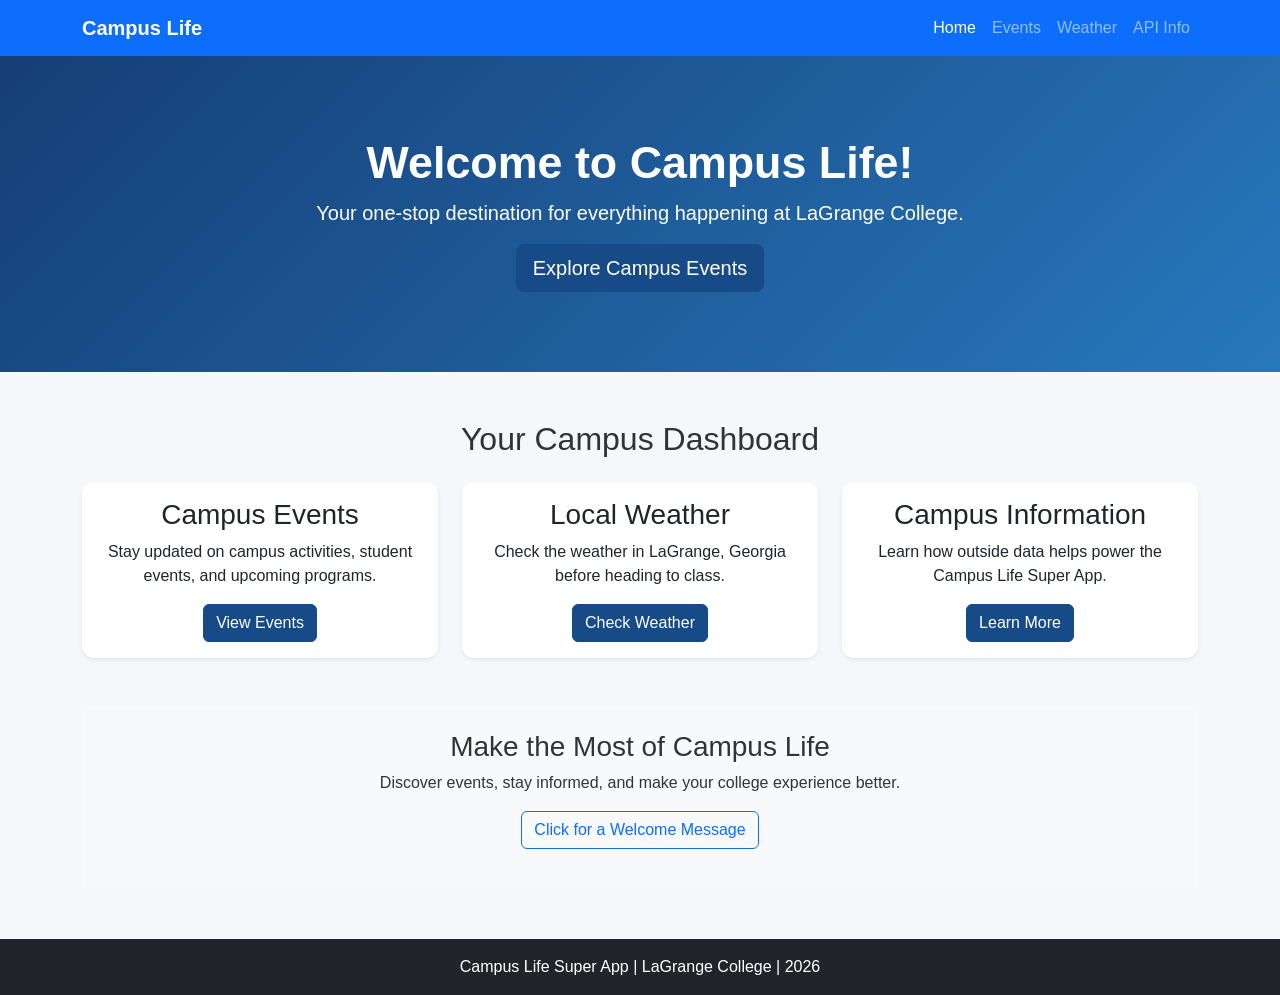
<file: index.html>
<!DOCTYPE html>
<html lang="en">
<head>
    <meta charset="UTF-8">
    <meta name="viewport" content="width=device-width, initial-scale=1.0">
    <title>Campus Life Super App | LaGrange College</title>

    <!-- Bootstrap CSS -->
    <link href="https://cdn.jsdelivr.net/npm/bootstrap@5.3.3/dist/css/bootstrap.min.css" rel="stylesheet">

    <!-- Custom CSS -->
    <link rel="stylesheet" href="css/style.css">
</head>
<body>

    <!-- Navigation Bar -->
    <nav class="navbar navbar-expand-lg navbar-dark bg-primary">
        <div class="container">
            <a class="navbar-brand fw-bold" href="index.html">Campus Life</a>

            <button class="navbar-toggler" type="button"
                data-bs-toggle="collapse" data-bs-target="#navbarNav">
                <span class="navbar-toggler-icon"></span>
            </button>

            <div class="collapse navbar-collapse" id="navbarNav">
                <ul class="navbar-nav ms-auto">
                    <li class="nav-item"><a class="nav-link active" href="index.html">Home</a></li>
                    <li class="nav-item"><a class="nav-link" href="events.html">Events</a></li>
                    <li class="nav-item"><a class="nav-link" href="weather.html">Weather</a></li>
                    <li class="nav-item"><a class="nav-link" href="api.html">API Info</a></li>
                </ul>
            </div>
        </div>
    </nav>

    <!-- Welcome Section -->
    <header class="welcome-section text-center">
        <div class="container">
            <h1>Welcome to Campus Life!</h1>
            <p class="lead">Your one-stop destination for everything happening at LaGrange College.</p>
            <a href="events.html" class="btn btn-primary btn-lg">Explore Campus Events</a>
        </div>
    </header>

    <!-- Main Dashboard -->
    <main class="container my-5">
        <h2 class="text-center mb-4">Your Campus Dashboard</h2>

        <div class="row g-4">

            <!-- Events Card -->
            <div class="col-md-4">
                <div class="card h-100 shadow-sm">
                    <div class="card-body text-center">
                        <h3 class="card-title">Campus Events</h3>
                        <p class="card-text">Stay updated on campus activities, student events, and upcoming programs.</p>
                        <a href="events.html" class="btn btn-primary">View Events</a>
                    </div>
                </div>
            </div>

            <!-- Weather Card -->
            <div class="col-md-4">
                <div class="card h-100 shadow-sm">
                    <div class="card-body text-center">
                        <h3 class="card-title">Local Weather</h3>
                        <p class="card-text">Check the weather in LaGrange, Georgia before heading to class.</p>
                        <a href="weather.html" class="btn btn-primary">Check Weather</a>
                    </div>
                </div>
            </div>

            <!-- API Card -->
            <div class="col-md-4">
                <div class="card h-100 shadow-sm">
                    <div class="card-body text-center">
                        <h3 class="card-title">Campus Information</h3>
                        <p class="card-text">Learn how outside data helps power the Campus Life Super App.</p>
                        <a href="api.html" class="btn btn-primary">Learn More</a>
                    </div>
                </div>
            </div>

        </div>

        <!-- Quick Campus Message -->
        <section class="text-center mt-5 p-4 bg-light rounded">
            <h3>Make the Most of Campus Life</h3>
            <p>Discover events, stay informed, and make your college experience better.</p>
            <button class="btn btn-outline-primary" id="welcomeButton">
                Click for a Welcome Message
            </button>
            <p id="welcomeMessage" class="mt-3 fw-bold"></p>
        </section>
    </main>

    <!-- Footer -->
    <footer class="bg-dark text-white text-center p-3">
        <p class="mb-0">Campus Life Super App | LaGrange College | 2026</p>
    </footer>

    <!-- Bootstrap JavaScript -->
    <script src="https://cdn.jsdelivr.net/npm/bootstrap@5.3.3/dist/js/bootstrap.bundle.min.js"></script>

    <!-- Custom JavaScript -->
    <script src="js/script.js"></script>

</body>
</html>
</file>
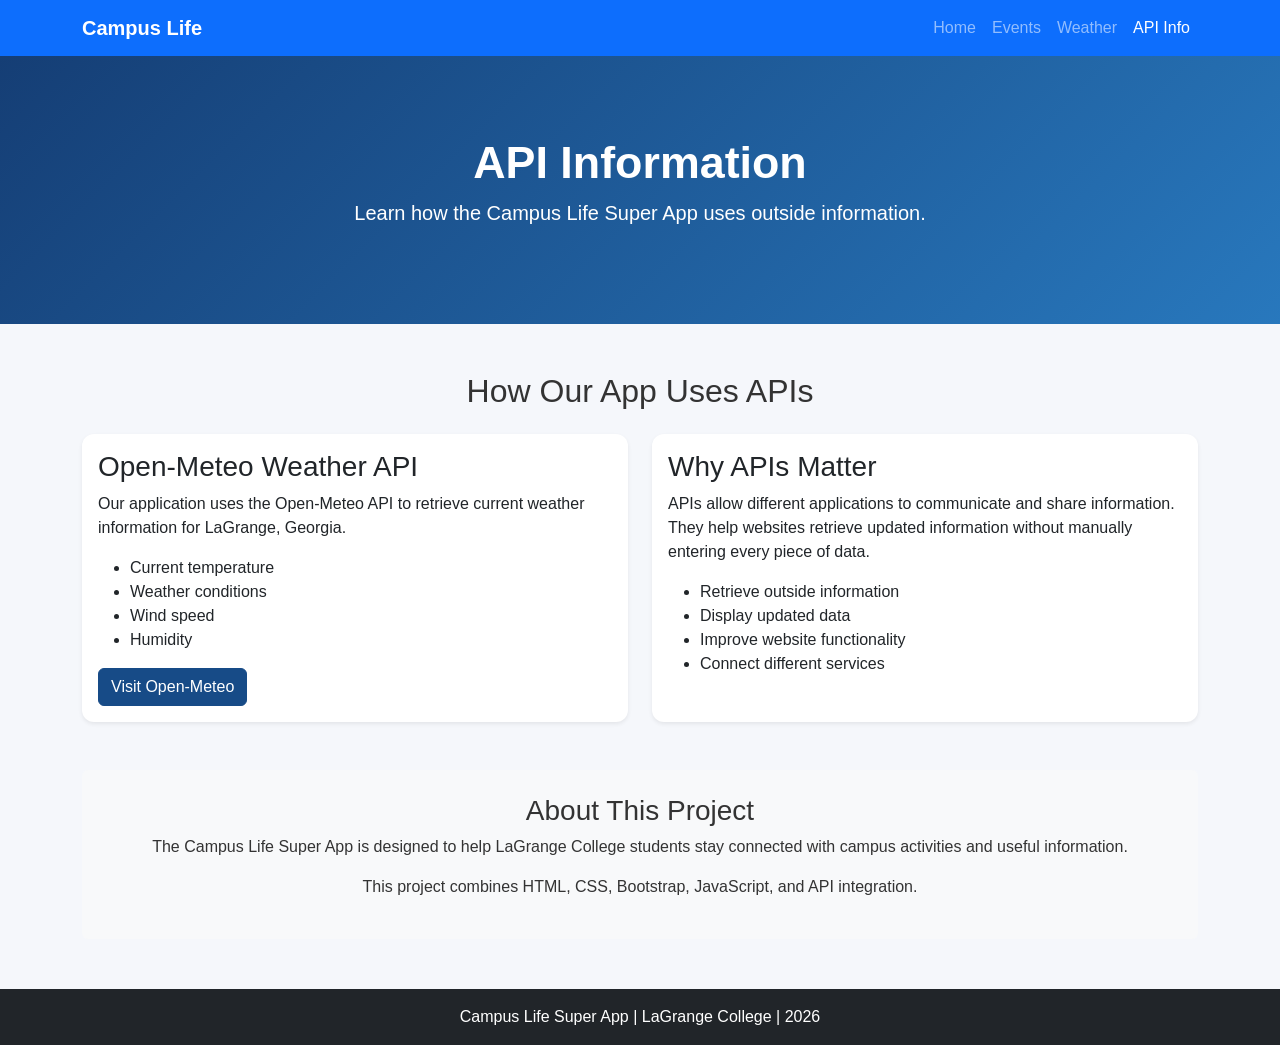
<file: api.html>
<!DOCTYPE html>
<html lang="en">
<head>
    <meta charset="UTF-8">
    <meta name="viewport" content="width=device-width, initial-scale=1.0">
    <title>API Information | Campus Life</title>

    <!-- Bootstrap CSS -->
    <link href="https://cdn.jsdelivr.net/npm/bootstrap@5.3.3/dist/css/bootstrap.min.css" rel="stylesheet">

    <!-- Custom CSS -->
    <link rel="stylesheet" href="css/style.css">
</head>
<body>

    <!-- Navigation Bar -->
    <nav class="navbar navbar-expand-lg navbar-dark bg-primary">
        <div class="container">
            <a class="navbar-brand fw-bold" href="index.html">Campus Life</a>

            <button class="navbar-toggler" type="button"
                data-bs-toggle="collapse" data-bs-target="#navbarNav">
                <span class="navbar-toggler-icon"></span>
            </button>

            <div class="collapse navbar-collapse" id="navbarNav">
                <ul class="navbar-nav ms-auto">
                    <li class="nav-item"><a class="nav-link" href="index.html">Home</a></li>
                    <li class="nav-item"><a class="nav-link" href="events.html">Events</a></li>
                    <li class="nav-item"><a class="nav-link" href="weather.html">Weather</a></li>
                    <li class="nav-item"><a class="nav-link active" href="api.html">API Info</a></li>
                </ul>
            </div>
        </div>
    </nav>

    <!-- Page Introduction -->
    <header class="welcome-section text-center">
        <div class="container">
            <h1>API Information</h1>
            <p class="lead">Learn how the Campus Life Super App uses outside information.</p>
        </div>
    </header>

    <!-- API Details -->
    <main class="container my-5">

        <h2 class="text-center mb-4">How Our App Uses APIs</h2>

        <div class="row g-4">

            <div class="col-md-6">
                <div class="card h-100 shadow-sm">
                    <div class="card-body">
                        <h3>Open-Meteo Weather API</h3>
                        <p>
                            Our application uses the Open-Meteo API
                            to retrieve current weather information
                            for LaGrange, Georgia.
                        </p>
                        <ul>
                            <li>Current temperature</li>
                            <li>Weather conditions</li>
                            <li>Wind speed</li>
                            <li>Humidity</li>
                        </ul>
                        <a href="https://open-meteo.com/"
                           target="_blank" rel="noopener noreferrer"
                           class="btn btn-primary">
                            Visit Open-Meteo
                        </a>
                    </div>
                </div>
            </div>

            <div class="col-md-6">
                <div class="card h-100 shadow-sm">
                    <div class="card-body">
                        <h3>Why APIs Matter</h3>
                        <p>
                            APIs allow different applications to
                            communicate and share information.
                            They help websites retrieve updated
                            information without manually entering
                            every piece of data.
                        </p>
                        <ul>
                            <li>Retrieve outside information</li>
                            <li>Display updated data</li>
                            <li>Improve website functionality</li>
                            <li>Connect different services</li>
                        </ul>
                    </div>
                </div>
            </div>

        </div>

        <!-- Project Information -->
        <section class="bg-light rounded p-4 mt-5 text-center">
            <h3>About This Project</h3>
            <p>
                The Campus Life Super App is designed to help
                LaGrange College students stay connected with
                campus activities and useful information.
            </p>
            <p>
                This project combines HTML, CSS, Bootstrap,
                JavaScript, and API integration.
            </p>
        </section>

    </main>

    <!-- Footer -->
    <footer class="bg-dark text-white text-center p-3">
        <p class="mb-0">Campus Life Super App | LaGrange College | 2026</p>
    </footer>

    <script src="https://cdn.jsdelivr.net/npm/bootstrap@5.3.3/dist/js/bootstrap.bundle.min.js"></script>
    <script src="js/script.js"></script>

</body>
</html>
</file>
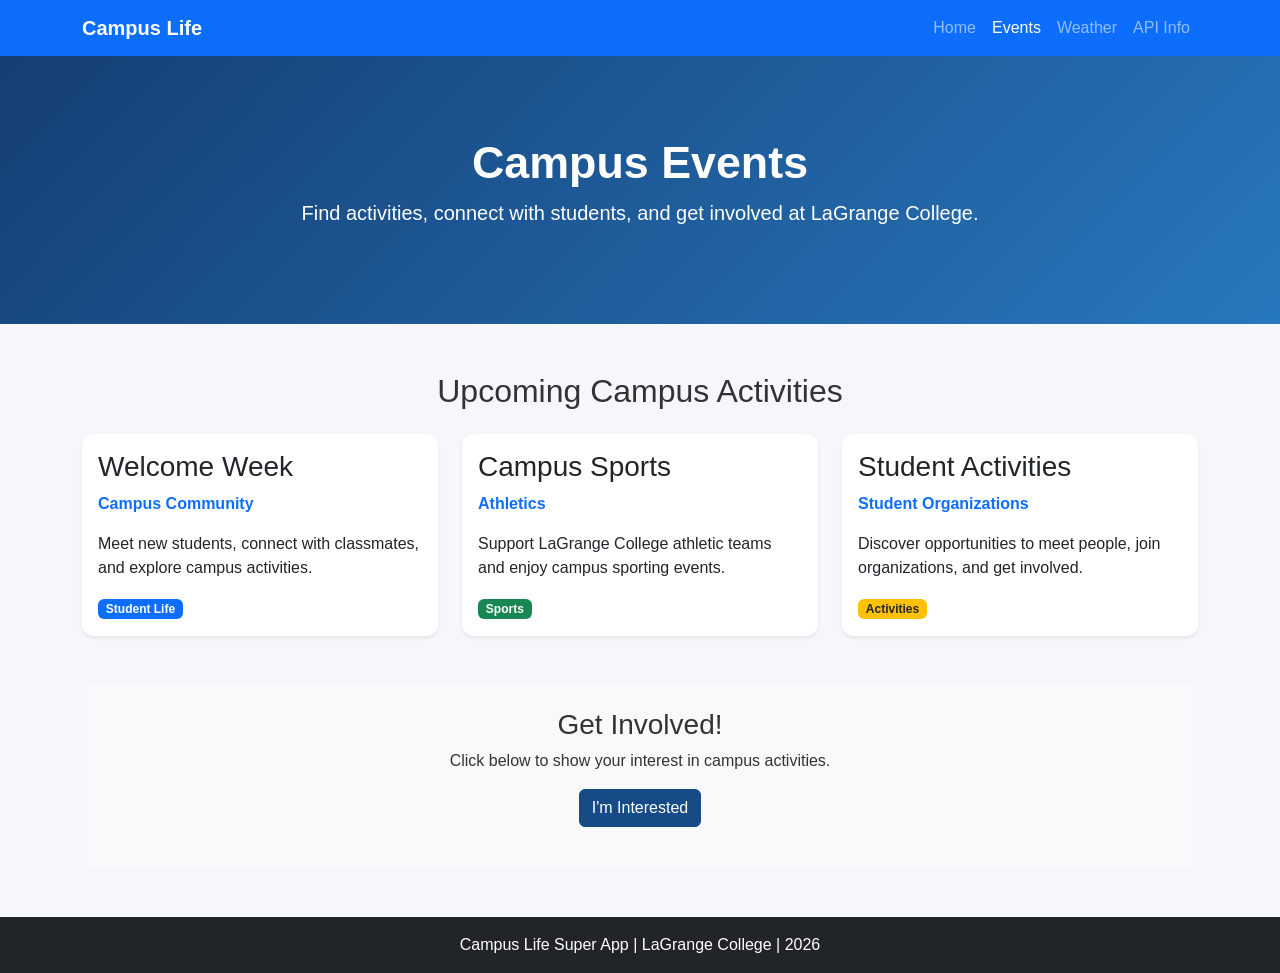
<file: events.html>
<!DOCTYPE html>
<html lang="en">
<head>
    <meta charset="UTF-8">
    <meta name="viewport" content="width=device-width, initial-scale=1.0">
    <title>Campus Events | Campus Life</title>

    <!-- Bootstrap CSS -->
    <link href="https://cdn.jsdelivr.net/npm/bootstrap@5.3.3/dist/css/bootstrap.min.css" rel="stylesheet">

    <!-- Custom CSS -->
    <link rel="stylesheet" href="css/style.css">
</head>
<body>

    <!-- Navigation Bar -->
    <nav class="navbar navbar-expand-lg navbar-dark bg-primary">
        <div class="container">
            <a class="navbar-brand fw-bold" href="index.html">Campus Life</a>

            <button class="navbar-toggler" type="button"
                data-bs-toggle="collapse" data-bs-target="#navbarNav">
                <span class="navbar-toggler-icon"></span>
            </button>

            <div class="collapse navbar-collapse" id="navbarNav">
                <ul class="navbar-nav ms-auto">
                    <li class="nav-item"><a class="nav-link" href="index.html">Home</a></li>
                    <li class="nav-item"><a class="nav-link active" href="events.html">Events</a></li>
                    <li class="nav-item"><a class="nav-link" href="weather.html">Weather</a></li>
                    <li class="nav-item"><a class="nav-link" href="api.html">API Info</a></li>
                </ul>
            </div>
        </div>
    </nav>

    <!-- Events Introduction -->
    <header class="welcome-section text-center">
        <div class="container">
            <h1>Campus Events</h1>
            <p class="lead">Find activities, connect with students, and get involved at LaGrange College.</p>
        </div>
    </header>

    <!-- Events Section -->
    <main class="container my-5">

        <h2 class="text-center mb-4">Upcoming Campus Activities</h2>

        <div class="row g-4">

            <div class="col-md-4">
                <div class="card h-100 shadow-sm">
                    <div class="card-body">
                        <h3 class="card-title">Welcome Week</h3>
                        <p class="text-primary fw-bold">Campus Community</p>
                        <p>Meet new students, connect with classmates, and explore campus activities.</p>
                        <span class="badge bg-primary">Student Life</span>
                    </div>
                </div>
            </div>

            <div class="col-md-4">
                <div class="card h-100 shadow-sm">
                    <div class="card-body">
                        <h3 class="card-title">Campus Sports</h3>
                        <p class="text-primary fw-bold">Athletics</p>
                        <p>Support LaGrange College athletic teams and enjoy campus sporting events.</p>
                        <span class="badge bg-success">Sports</span>
                    </div>
                </div>
            </div>

            <div class="col-md-4">
                <div class="card h-100 shadow-sm">
                    <div class="card-body">
                        <h3 class="card-title">Student Activities</h3>
                        <p class="text-primary fw-bold">Student Organizations</p>
                        <p>Discover opportunities to meet people, join organizations, and get involved.</p>
                        <span class="badge bg-warning text-dark">Activities</span>
                    </div>
                </div>
            </div>

        </div>

        <!-- Event Interaction -->
        <section class="text-center mt-5 p-4 bg-light rounded">
            <h3>Get Involved!</h3>
            <p>Click below to show your interest in campus activities.</p>

            <button class="btn btn-primary" id="eventButton">
                I'm Interested
            </button>

            <p id="eventMessage" class="mt-3 fw-bold"></p>
        </section>

    </main>

    <!-- Footer -->
    <footer class="bg-dark text-white text-center p-3">
        <p class="mb-0">Campus Life Super App | LaGrange College | 2026</p>
    </footer>

    <script src="https://cdn.jsdelivr.net/npm/bootstrap@5.3.3/dist/js/bootstrap.bundle.min.js"></script>
    <script src="js/script.js"></script>

</body>
</html>
</file>
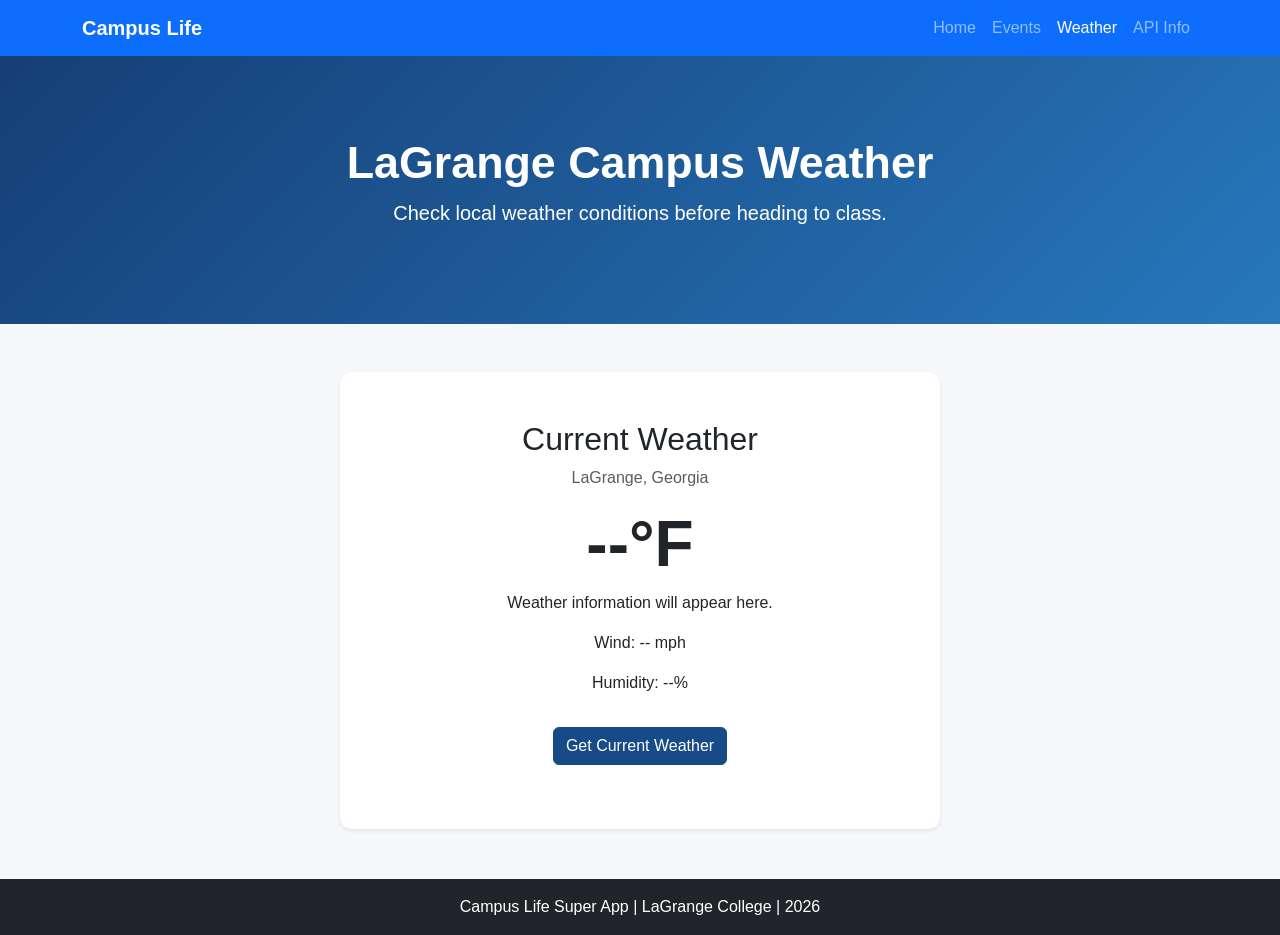
<file: weather.html>
<!DOCTYPE html>
<html lang="en">
<head>
    <meta charset="UTF-8">
    <meta name="viewport" content="width=device-width, initial-scale=1.0">
    <title>Campus Weather | Campus Life</title>

    <!-- Bootstrap CSS -->
    <link href="https://cdn.jsdelivr.net/npm/bootstrap@5.3.3/dist/css/bootstrap.min.css" rel="stylesheet">

    <!-- Custom CSS -->
    <link rel="stylesheet" href="css/style.css">
</head>
<body>

    <!-- Navigation -->
    <nav class="navbar navbar-expand-lg navbar-dark bg-primary">
        <div class="container">
            <a class="navbar-brand fw-bold" href="index.html">Campus Life</a>

            <button class="navbar-toggler" type="button"
                data-bs-toggle="collapse" data-bs-target="#navbarNav">
                <span class="navbar-toggler-icon"></span>
            </button>

            <div class="collapse navbar-collapse" id="navbarNav">
                <ul class="navbar-nav ms-auto">
                    <li class="nav-item"><a class="nav-link" href="index.html">Home</a></li>
                    <li class="nav-item"><a class="nav-link" href="events.html">Events</a></li>
                    <li class="nav-item"><a class="nav-link active" href="weather.html">Weather</a></li>
                    <li class="nav-item"><a class="nav-link" href="api.html">API Info</a></li>
                </ul>
            </div>
        </div>
    </nav>

    <!-- Weather Introduction -->
    <header class="welcome-section text-center">
        <div class="container">
            <h1>LaGrange Campus Weather</h1>
            <p class="lead">Check local weather conditions before heading to class.</p>
        </div>
    </header>

    <!-- Weather Information -->
    <main class="container my-5">
        <div class="card shadow-sm mx-auto text-center" style="max-width: 600px;">
            <div class="card-body p-5">
                <h2>Current Weather</h2>
                <p class="text-muted">LaGrange, Georgia</p>

                <h3 id="temperature" class="display-3 fw-bold">--°F</h3>
                <p id="weatherDescription">Weather information will appear here.</p>

                <p id="windSpeed">Wind: -- mph</p>
                <p id="humidity">Humidity: --%</p>

                <button id="weatherButton" class="btn btn-primary mt-3">
                    Get Current Weather
                </button>

                <p id="weatherStatus" class="mt-3" aria-live="polite"></p>
            </div>
        </div>
    </main>

    <!-- Footer -->
    <footer class="bg-dark text-white text-center p-3">
        <p class="mb-0">Campus Life Super App | LaGrange College | 2026</p>
    </footer>

    <script src="https://cdn.jsdelivr.net/npm/bootstrap@5.3.3/dist/js/bootstrap.bundle.min.js"></script>
    <script src="js/script.js"></script>

</body>
</html>
</file>
<file: css/style.css>
/* General Website Styling */
body {
    font-family: Arial, sans-serif;
    background-color: #f5f7fb;
    color: #333;
}

/* Welcome Section */
.welcome-section {
    background: linear-gradient(135deg, #153e75, #2878bd);
    color: white;
    padding: 80px 20px;
}

.welcome-section h1 {
    font-size: 2.8rem;
    font-weight: bold;
}

/* Dashboard Cards */
.card {
    border: none;
    border-radius: 12px;
    transition: transform 0.3s ease;
}

.card:hover {
    transform: translateY(-5px);
}

/* Buttons */
.btn-primary {
    background-color: #174b87;
    border-color: #174b87;
}

.btn-primary:hover {
    background-color: #10345f;
}

/* Footer */
footer {
    margin-top: 50px;
}
</file>
